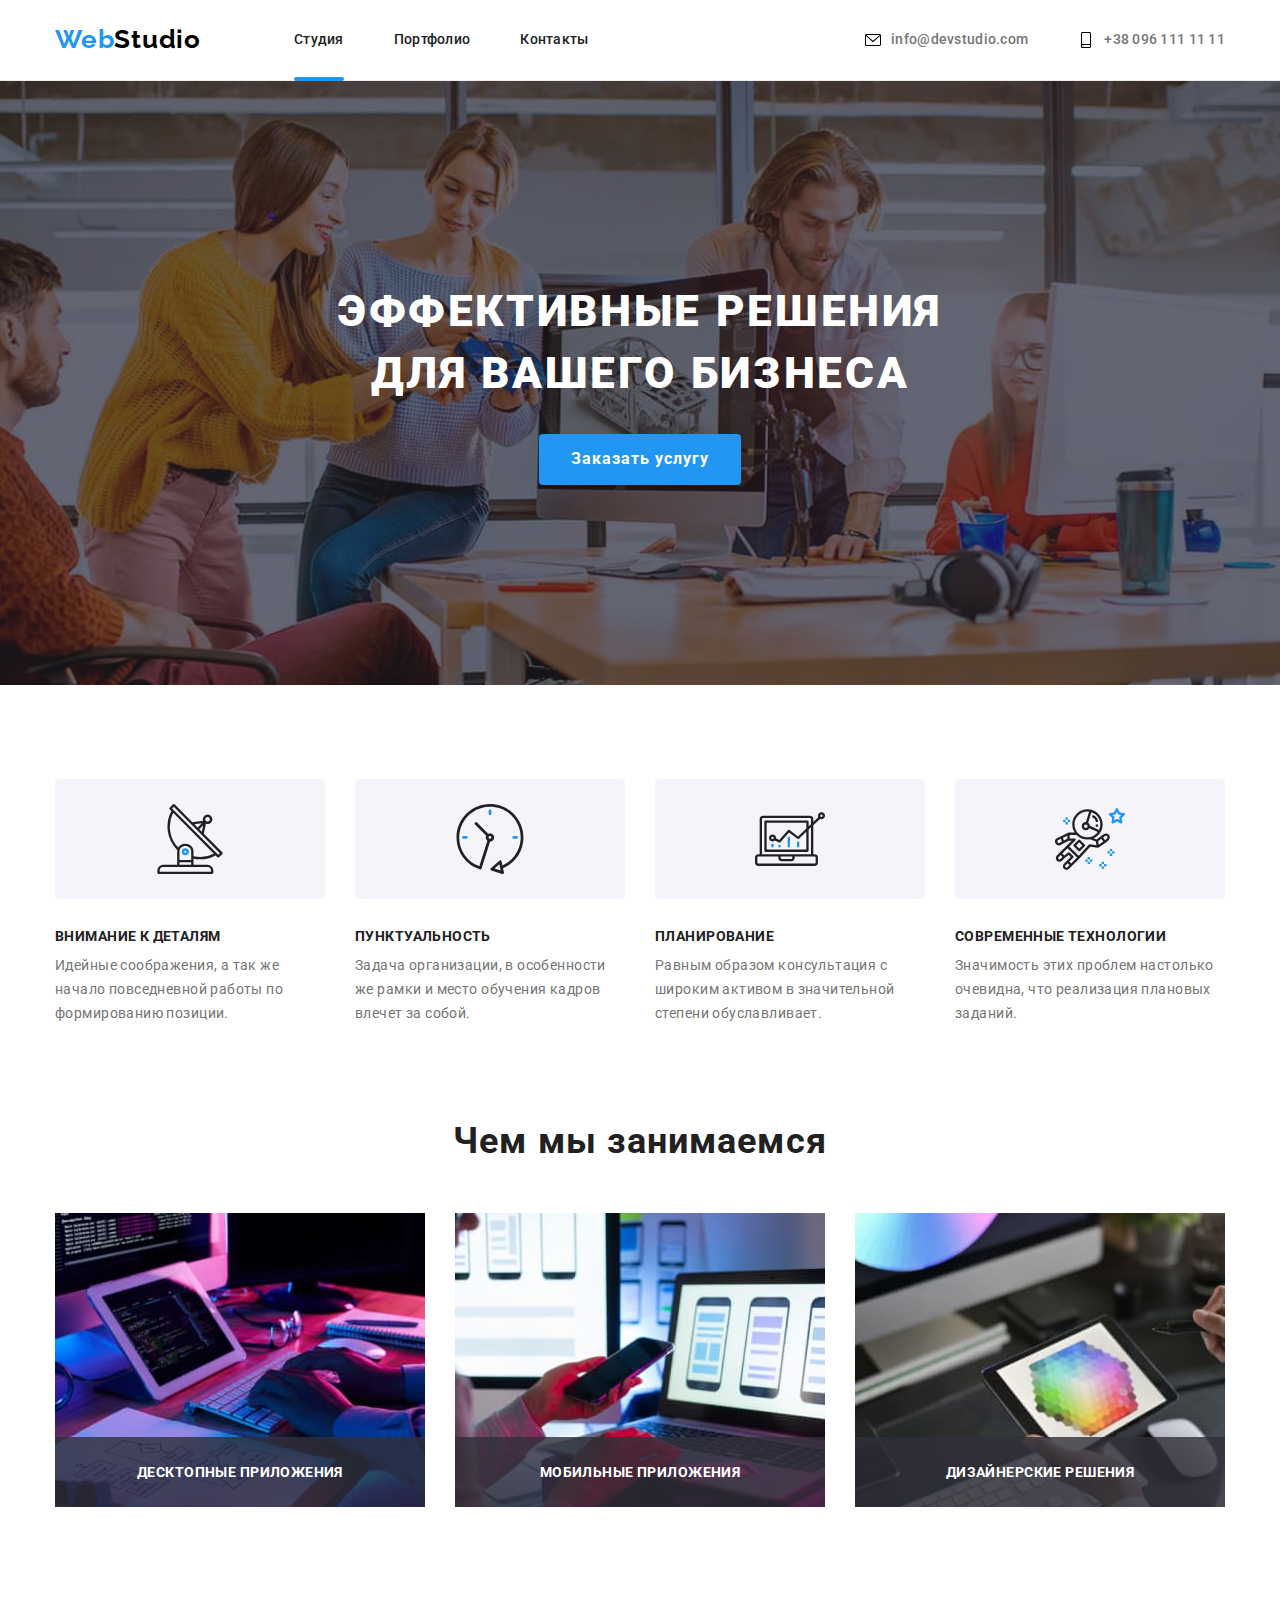
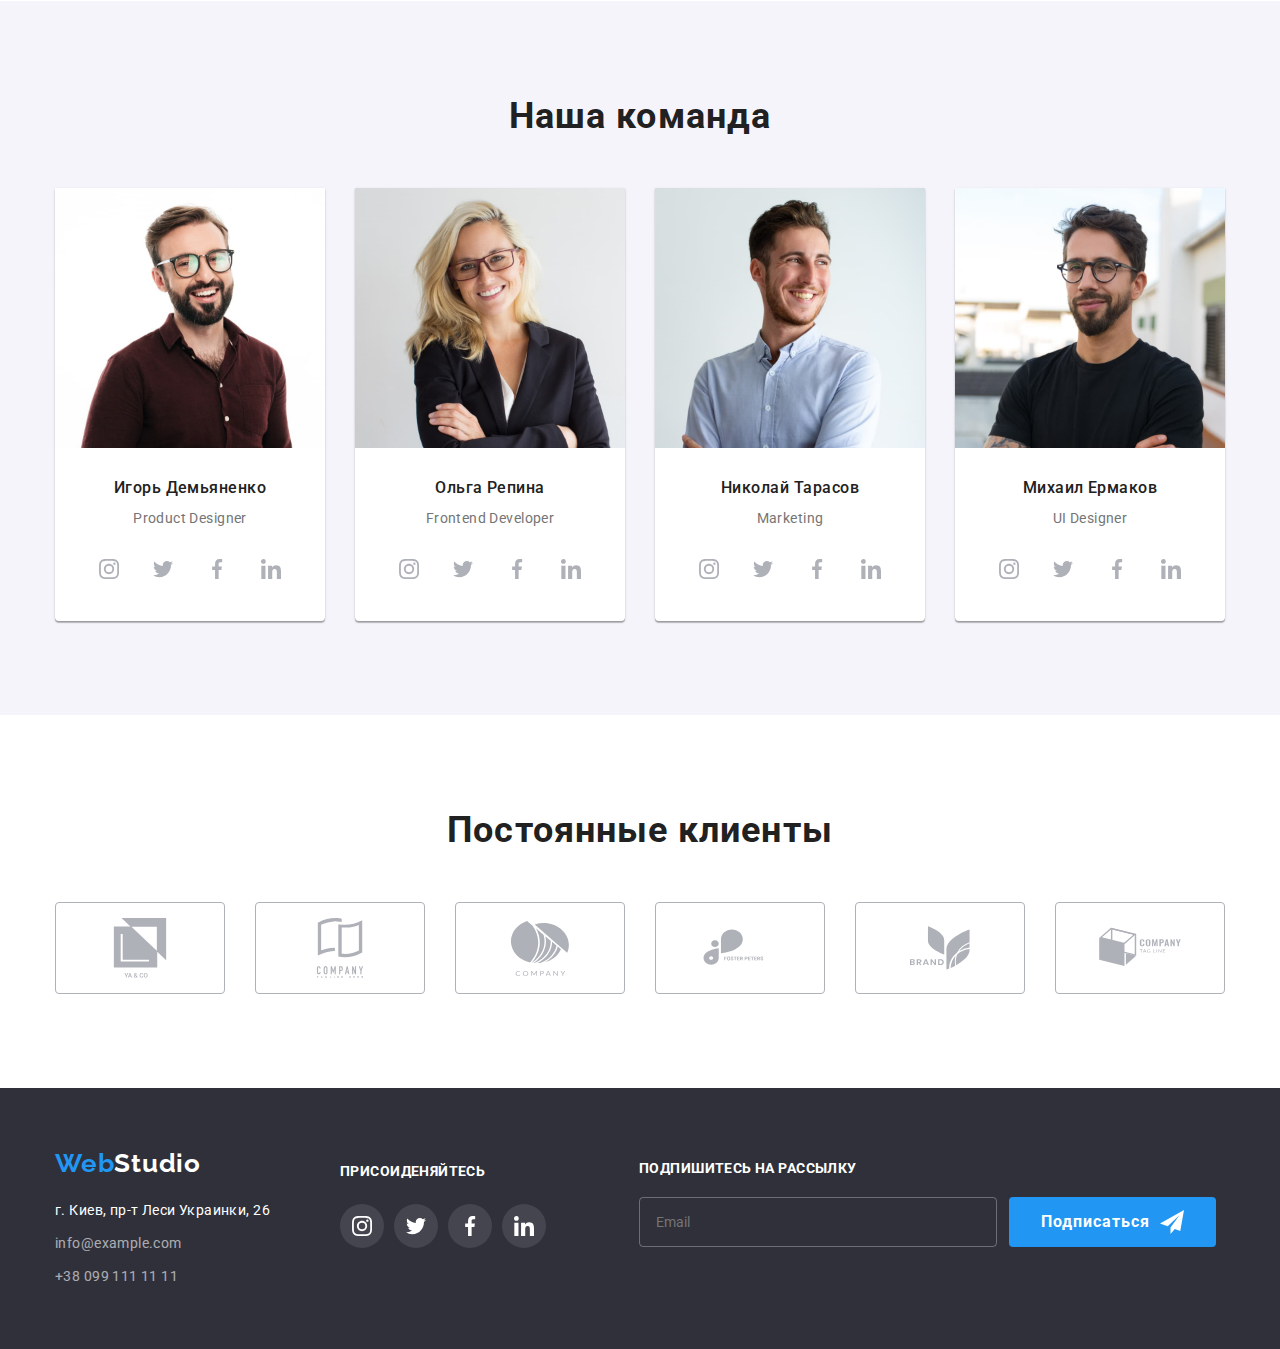
<file: index.html>
<!DOCTYPE html>
<html lang="ru">
  <head>
    <meta charset="UTF-8">
    <title>Студия</title>
    <link rel="stylesheet" href="./css/modern-normalize.css">
    <link rel="preconnect" href="https://fonts.googleapis.com">
<link rel="preconnect" href="https://fonts.gstatic.com" crossorigin>
<link href="https://fonts.googleapis.com/css2?family=Raleway:wght@700&family=Roboto:wght@400;500;700;900&display=swap" rel="stylesheet">
    <link rel="stylesheet" href="./css/styles.css">
  </head>
  <body>
    <!-- Шапка -->
    <header class="header">
      <div class="container">
        <nav class="nav">
          <a class="nav-logo" href="./index.html" lang="en"><span>Web</span>Studio</a>
          <ul class="list">
            <li class="list-item current-page"><a class="nav-link" href="./index.html">Студия</a></li>
            <li class="list-item"><a class="nav-link" href="./portfolio.html">Портфолио</a></li>
            <li class="list-item"><a class="nav-link" href="">Контакты</a></li>
          </ul>
        </nav>
        <ul class="list">
          <li class="header-list-item">
            <a class="contact-link" href="mailto:info@devstudio.com">
              <svg class="contact-icon" width="16" height="16">
                <use href="./images/sprite.svg#icon-envelope">
                </use>
              </svg>
              info@devstudio.com
            </a>
          </li>
          <li class="header-list-item">
            <a class="contact-link" href="tel:+380961111111">
              <svg class="contact-icon" width="16" height="16">
                <use href="./images/sprite.svg#icon-smartphone">
                </use>
              </svg>
              +38 096 111 11 11
            </a>
          </li>
        </ul>
      </div>
    </header>
    
    <!-- Основной контент -->
    <main>
      <!-- Герой -->
      <section class="section hero-section">
        <div class="container">
          <h1 class="hero-section-heading">Эффективные решения для Вашего бизнеса</h1>
          <button class="hero-section-button" type="button" data-modal-open>Заказать услугу</button>
        </div>
        <div class="backdrop is-hidden" data-modal>
          <div class="modal">
            <div class="modal-close" data-modal-close>
              <svg class="close-icon" width="11" height="11">
                <use href="./images/sprite.svg#icon-close"></use>
              </svg>
            </div>
            <form class="hero-form">
              <p class="form-title">Оставьте свои данные, мы вам перезвоним</p>
              <label class="form-label-username">
                Имя
                <span class="icon-container">
                  <input class="form-input" type="text" name="username">
                  <svg class="form-icon" width="18" height="18">
                    <use href="./images/sprite.svg#icon-form-user"></use>
                  </svg>
                </span>
              </label>
              <label class="form-label-tel">
                Телефон
                <span class="icon-container">
                  <input class="form-input" type="tel" name="tel">
                  <svg class="form-icon" width="18" height="18">
                    <use href="./images/sprite.svg#icon-form-tel"></use>
                  </svg>
                </span>
              </label>
              <label class="form-label-email">
                Почта
                <span class="icon-container">
                  <input class="form-input" type="email" name="email">
                  <svg class="form-icon" width="18" height="18">
                    <use href="./images/sprite.svg#icon-form-email"></use>
                  </svg>
                </span>
              </label>
              <label class="form-label-comment">
                Комментарий
                <textarea class="form-textarea-comment" name="comment" placeholder="Введите текст"></textarea>
              </label>
              <input class="form-input-agree visually-hidden" id="check" type="checkbox" name="agree">
              <label class="form-label-agree" for="check">
                &nbspСоглашаюсь с рассылкой и принимаю&nbsp<a class="form-link-agree" href="">Условия договора</a>
              </label>
              <button class="form-button" type="submit">Отправить</button>
            </form>
          </div>
        </div>
      </section>
      
      <!-- Преимущества -->
      <section class="section">
        <div class="container">
          <ul class="advantage-list list">
            <li class="advantage-list-item">
              <div class="advantage-icon-container">
                <svg class="advantage-icon" width="70" height="70">
                  <use href="./images/sprite.svg#icon-antenna">
                  </use>
                </svg>
              </div>
              <h3 class="advantage-heading">Внимание к деталям</h3>
              <p>
                Идейные соображения, а так же начало повседневной работы по формированию позиции.
              </p>
            </li>
            <li class="advantage-list-item">
              <div class="advantage-icon-container">
                <svg class="advantage-icon" width="70" height="70">
                  <use href="./images/sprite.svg#icon-clock">
                  </use>
                </svg>
              </div>
              <h3 class="advantage-heading">Пунктуальность</h3>
              <p>
                Задача организации, в особенности же рамки и место обучения кадров влечет за собой.
              </p>
            </li>
            <li class="advantage-list-item">
              <div class="advantage-icon-container">
                <svg class="advantage-icon" width="70" height="70">
                  <use href="./images/sprite.svg#icon-diagram">
                  </use>
                </svg>
              </div>
              <h3 class="advantage-heading">Планирование</h3>
              <p>
                Равным образом консультация с широким активом в значительной степени обуславливает.
              </p>
            </li>
            <li class="advantage-list-item">
              <div class="advantage-icon-container">
                <svg class="advantage-icon" width="70" height="70">
                  <use href="./images/sprite.svg#icon-astronaut">
                  </use>
                </svg>
              </div>
              <h3 class="advantage-heading">Современные технологии</h3>
              <p>
                Значимость этих проблем настолько очевидна, что реализация плановых заданий.
              </p>
            </li>
          </ul>
        </div>
      </section>
      
      <!-- Чем занимаемся -->
      <section class="section work-section">
        <div class="container">
          <h2 class="work-section-heading">Чем мы занимаемся</h2>
          <ul class="list work-section-list">
            <li class="work-section-item">
              <img src="./images/work-1.jpg" alt="Пишем алгоритмы" width="370" height="294">
              <p class="work-section-text">Десктопные приложения</p>
            </li>
            <li class="work-section-item">
              <img src="./images/work-2.jpg" alt="Адаптируем дизайн" width="370" height="294">
              <p class="work-section-text">Мобильные приложения</p>
            </li>
            <li class="work-section-item">
              <img src="./images/work-3.jpg" alt="Подбираем цвета" width="370" height="294">
              <p class="work-section-text">Дизайнерские решения</p>
            </li>
          </ul>
        </div>
      </section>
      
      <!-- Команда -->
      <section class="section team-section">
        <div class="container">
          <h2 class="team-section-heading">Наша команда</h2>
          <ul class="list">
            <li class="item">
              <img src="./images/human-1.jpg" alt="Игорь Демьяненко" width="270" height="260">
              <h3 class="team-section-item-heading">Игорь Демьяненко</h3>
              <p class="team-role" lang="en">Product Designer</p>
              <ul class="team-social social-list">
                <li class="social-item">
                  <a href="" class="social-link">
                    <svg class="social-icon" width="20" height="20">
                      <use href="./images/sprite.svg#icon-instagram">
                      </use>
                    </svg>
                  </a>
                </li>
                <li class="social-item">
                  <a href="" class="social-link">
                    <svg class="social-icon" width="20" height="20">
                      <use href="./images/sprite.svg#icon-twitter">
                      </use>
                    </svg>
                  </a>
                </li>
                <li class="social-item">
                  <a href="" class="social-link">
                    <svg class="social-icon" width="20" height="20">
                      <use href="./images/sprite.svg#icon-facebook">
                      </use>
                    </svg>
                  </a>
                </li>
                <li class="social-item">
                  <a href="" class="social-link">
                    <svg class="social-icon" width="20" height="20">
                      <use href="./images/sprite.svg#icon-linkedin">
                      </use>
                    </svg>
                  </a>
                </li>
              </ul>
            </li>
            <li class="item">
              <img src="./images/human-2.jpg" alt="Ольга Репина" width="270" height="260">
              <h3 class="team-section-item-heading">Ольга Репина</h3>
              <p class="team-role" lang="en">Frontend Developer</p>
              <ul class="team-social social-list">
                <li class="social-item">
                  <a href="" class="social-link">
                    <svg class="social-icon" width="20" height="20">
                      <use href="./images/sprite.svg#icon-instagram">
                      </use>
                    </svg>
                  </a>
                </li>
                <li class="social-item">
                  <a href="" class="social-link">
                    <svg class="social-icon" width="20" height="20">
                      <use href="./images/sprite.svg#icon-twitter">
                      </use>
                    </svg>
                  </a>
                </li>
                <li class="social-item">
                  <a href="" class="social-link">
                    <svg class="social-icon" width="20" height="20">
                      <use href="./images/sprite.svg#icon-facebook">
                      </use>
                    </svg>
                  </a>
                </li>
                <li class="social-item">
                  <a href="" class="social-link">
                    <svg class="social-icon" width="20" height="20">
                      <use href="./images/sprite.svg#icon-linkedin">
                      </use>
                    </svg>
                  </a>
                </li>
              </ul>
            </li>
            <li class="item">
              <img src="./images/human-3.jpg" alt="Николай Тарасов" width="270" height="260">
              <h3 class="team-section-item-heading">Николай Тарасов</h3>
              <p class="team-role" lang="en">Marketing</p>
              <ul class="team-social social-list">
                <li class="social-item">
                  <a href="" class="social-link">
                    <svg class="social-icon" width="20" height="20">
                      <use href="./images/sprite.svg#icon-instagram">
                      </use>
                    </svg>
                  </a>
                </li>
                <li class="social-item">
                  <a href="" class="social-link">
                    <svg class="social-icon" width="20" height="20">
                      <use href="./images/sprite.svg#icon-twitter">
                      </use>
                    </svg>
                  </a>
                </li>
                <li class="social-item">
                  <a href="" class="social-link">
                    <svg class="social-icon" width="20" height="20">
                      <use href="./images/sprite.svg#icon-facebook">
                      </use>
                    </svg>
                  </a>
                </li>
                <li class="social-item">
                  <a href="" class="social-link">
                    <svg class="social-icon" width="20" height="20">
                      <use href="./images/sprite.svg#icon-linkedin">
                      </use>
                    </svg>
                  </a>
                </li>
              </ul>
            </li>
            <li class="item">
              <img src="./images/human-4.jpg" alt="Михаил Ермаков" width="270" height="260">
              <h3 class="team-section-item-heading">Михаил Ермаков</h3>
              <p class="team-role" lang="en">UI Designer</p>
              <ul class="team-social social-list">
                <li class="social-item">
                  <a href="" class="social-link">
                    <svg class="social-icon" width="20" height="20">
                      <use href="./images/sprite.svg#icon-instagram">
                      </use>
                    </svg>
                  </a>
                </li>
                <li class="social-item">
                  <a href="" class="social-link">
                    <svg class="social-icon" width="20" height="20">
                      <use href="./images/sprite.svg#icon-twitter">
                      </use>
                    </svg>
                  </a>
                </li>
                <li class="social-item">
                  <a href="" class="social-link">
                    <svg class="social-icon" width="20" height="20">
                      <use href="./images/sprite.svg#icon-facebook">
                      </use>
                    </svg>
                  </a>
                </li>
                <li class="social-item">
                  <a href="" class="social-link">
                    <svg class="social-icon" width="20" height="20">
                      <use href="./images/sprite.svg#icon-linkedin">
                      </use>
                    </svg>
                  </a>
                </li>
              </ul>
            </li>
          </ul>
        </div>
      </section>
      
      <!-- Постоянные клиенты -->
      <section class="section">
        <div class="container">
          <h2 class="client-section-heading">Постоянные клиенты</h2>
          <ul class="client-list">
            <li class="client-item">
              <a class="client-link" href="">
                <svg class="client-icon" width="106" height="60">
                  <use href="./images/sprite.svg#icon-logo-1">
                  </use>
                </svg>
              </a>
            </li>
            <li class="client-item">
              <a class="client-link" href="">
                <svg class="client-icon" width="106" height="60">
                  <use href="./images/sprite.svg#icon-logo-2">
                  </use>
                </svg>
              </a>
            </li>
            <li class="client-item">
              <a class="client-link" href="">
                <svg class="client-icon" width="106" height="60">
                  <use href="./images/sprite.svg#icon-logo-3">
                  </use>
                </svg>
              </a>
            </li>
            <li class="client-item">
              <a class="client-link" href="">
                <svg class="client-icon" width="170" height="92">
                  <use href="./images/sprite.svg#icon-logo-4">
                  </use>
                </svg>
              </a>
            </li>
            <li class="client-item">
              <a class="client-link" href="">
                <svg class="client-icon" width="106" height="60">
                  <use href="./images/sprite.svg#icon-logo-5">
                  </use>
                </svg>
              </a>
            </li>
            <li class="client-item">
              <a class="client-link" href="">
                <svg class="client-icon" width="170" height="92">
                  <use href="./images/sprite.svg#icon-logo-6">
                  </use>
                </svg>
              </a>
            </li>
          </ul>
        </div>
      </section>
    </main>
    
    <!-- Подвал -->
    <footer class="footer">
      <div class="container footer-flex">
        <div class="footer-address-container">
          <a class="footer-logo" href="./index.html" lang="en"><span>Web</span>Studio</a>
          <address>
            <p class="footer-address">г. Киев, пр-т Леси Украинки, 26</p>
            <ul class="list">
              <li class="footer-item"><a class="footer-link" href="mailto:info@example.com">info@example.com</a></li>
              <li class="footer-item"><a class="footer-link" href="tel:+380991111111">+38 099 111 11 11</a></li>
            </ul>
          </address>
        </div>
        <div class="footer-social-container">
          <p class="social-text">Присоиденяйтесь</p>
          <ul class="footer-social social-list">
            <li class="social-item">
              <a href="" class="social-link">
                <svg class="social-icon" width="20" height="20">
                  <use href="./images/sprite.svg#icon-instagram">
                  </use>
                </svg>
              </a>
            </li>
            <li class="social-item">
              <a href="" class="social-link">
                <svg class="social-icon" width="20" height="20">
                  <use href="./images/sprite.svg#icon-twitter">
                  </use>
                </svg>
              </a>
            </li>
            <li class="social-item">
              <a href="" class="social-link">
                <svg class="social-icon" width="20" height="20">
                  <use href="./images/sprite.svg#icon-facebook">
                  </use>
                </svg>
              </a>
            </li>
            <li class="social-item">
              <a href="" class="social-link">
                <svg class="social-icon" width="20" height="20">
                  <use href="./images/sprite.svg#icon-linkedin">
                  </use>
                </svg>
              </a>
            </li>
          </ul>
        </div>
        <form class="footer-form">
          <p class="footer-form-title">Подпишитесь на рассылку</p>
          <div class="input-container">
          <input class="footer-input" type="email" name="user-email" placeholder="Email">
          <button class="footer-form-button" type="submit">
            Подписаться
            <svg class="footer-button-icon" width="24" height="24">
            	<use href="./images/sprite.svg#icon-footer-send"></use>
            </svg>
          </button>
          </div>
        </form>
      </div>
    </footer>
    <script src="./js/modal.js"></script>
  </body>
</html>
</file>
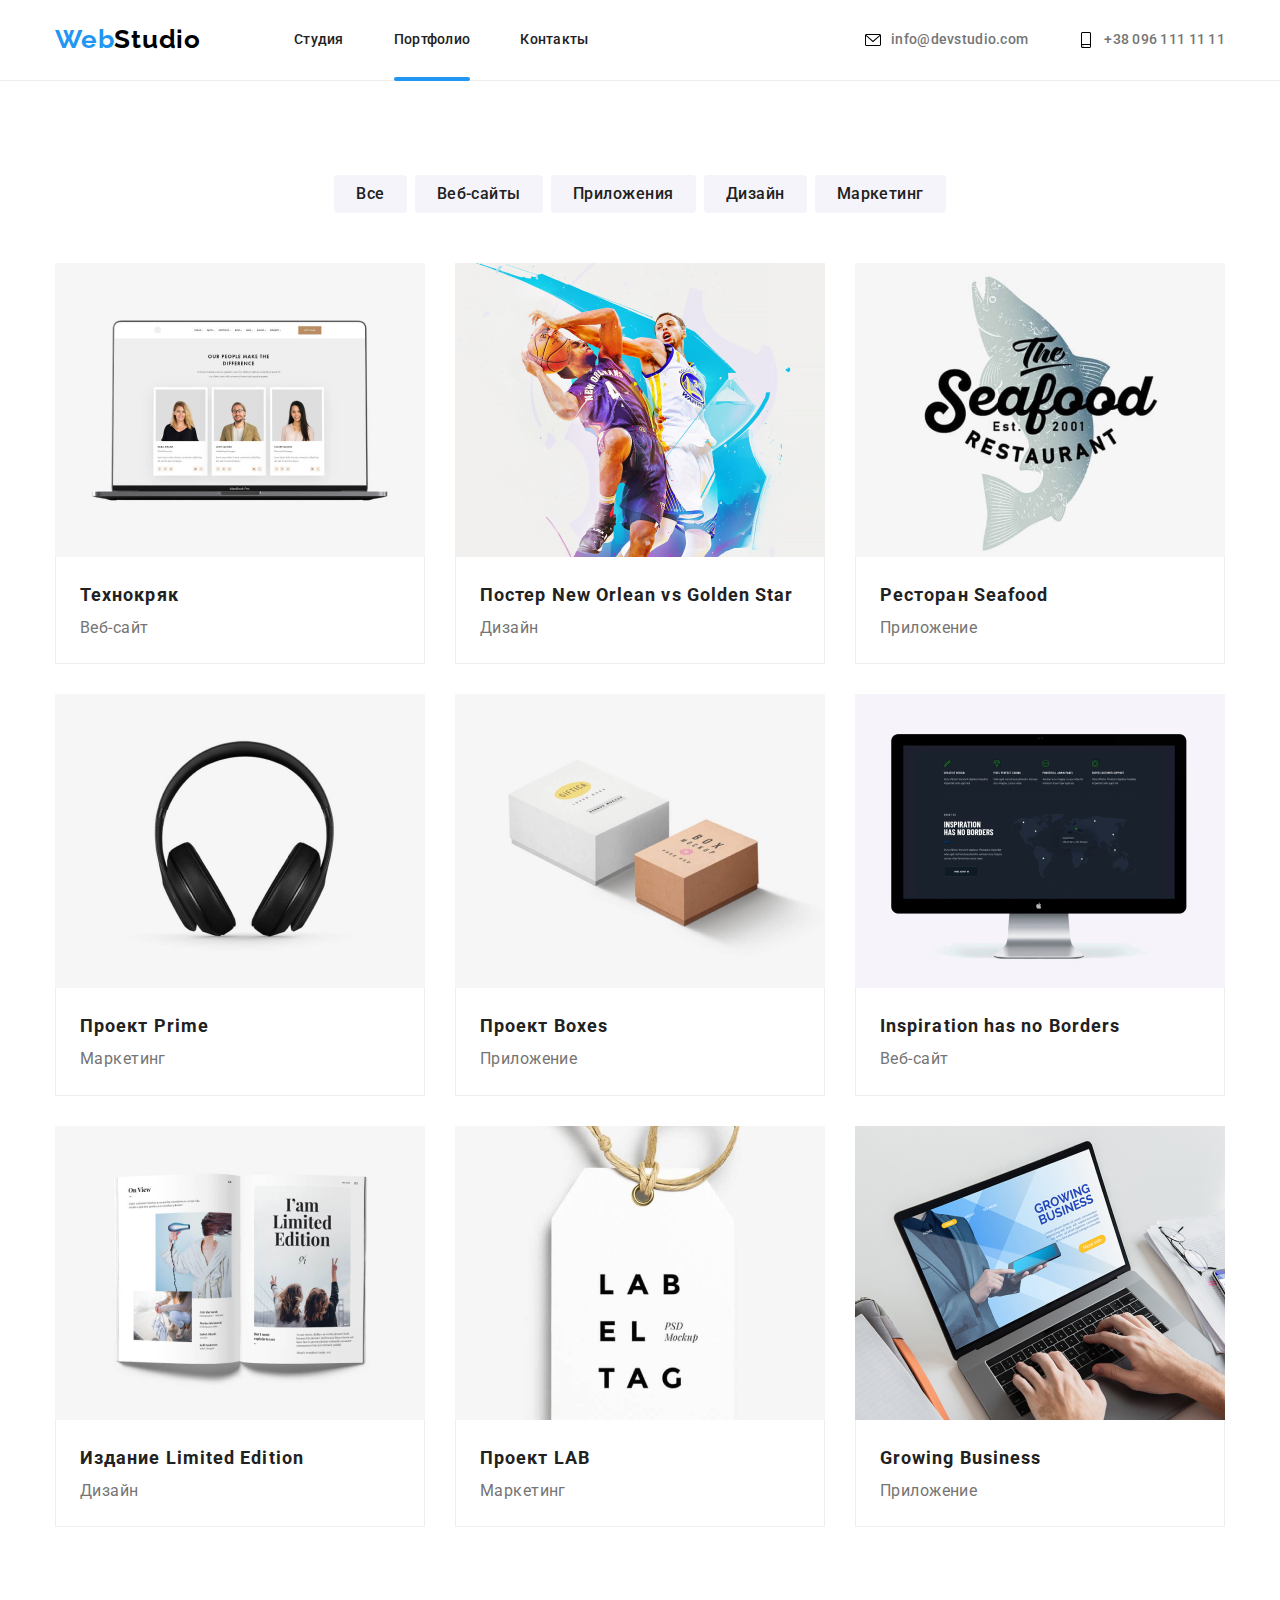
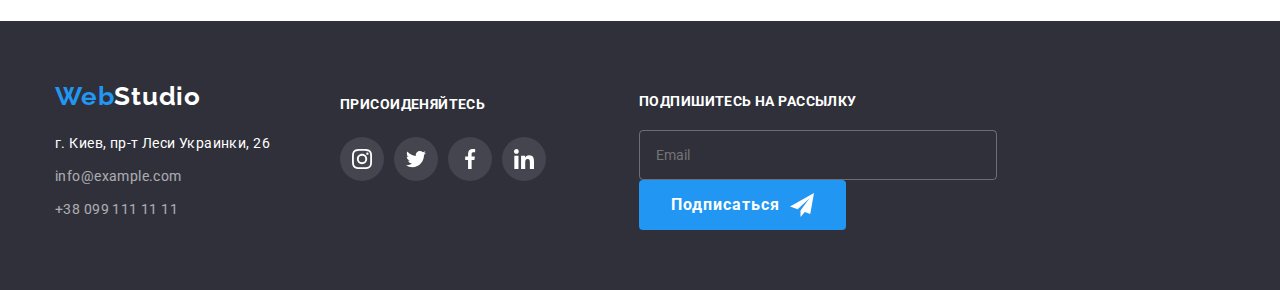
<file: portfolio.html>
<!DOCTYPE html>
<html lang="ru">
  <head>
    <meta charset="UTF-8">
    <meta name="viewport" content="width=device-width, initialscale=1.0">
    <title>Студия</title>
    <link rel="stylesheet" href="./css/modern-normalize.css">
    <link rel="preconnect" href="https://fonts.googleapis.com">
<link rel="preconnect" href="https://fonts.gstatic.com" crossorigin>
<link href="https://fonts.googleapis.com/css2?family=Raleway:wght@700&family=Roboto:wght@400;500;700;900&display=swap" rel="stylesheet">
    <link rel="stylesheet" href="./css/styles.css">
  </head>
  <body>
    <!-- Шапка -->
    <header class="header">
      <div class="container">
        <nav class="nav">
          <a class="nav-logo" href="./index.html" lang="en"><span>Web</span>Studio</a>
          <ul class="list">
            <li class="list-item"><a class="nav-link" href="./index.html">Студия</a></li>
            <li class="list-item current-page"><a class="nav-link" href="./portfolio.html">Портфолио</a></li>
            <li class="list-item"><a class="nav-link" href="">Контакты</a></li>
          </ul>
        </nav>
        <ul class="list">
          <li class="header-list-item">
            <a class="contact-link" href="mailto:info@devstudio.com">
              <svg class="contact-icon" width="16" height="16">
                <use href="./images/sprite.svg#icon-envelope">
                </use>
              </svg>
              info@devstudio.com
            </a>
          </li>
          <li class="header-list-item">
            <a class="contact-link" href="tel:+380961111111">
              <svg class="contact-icon" width="16" height="16">
                <use href="./images/sprite.svg#icon-smartphone">
                </use>
              </svg>
              +38 096 111 11 11
            </a>
          </li>
        </ul>
      </div>
    </header>

    <main>
      <section class="section">
        <div class="container">
          <ul class="list filter-buttons">
            <li class="filter-button"><button class="btn header-color" type="button">Все</button></li>
            <li class="filter-button"><button class="btn header-color" type="button">Веб-сайты</button></li>
            <li class="filter-button"><button class="btn header-color" type="button">Приложения</button></li>
            <li class="filter-button"><button class="btn header-color" type="button">Дизайн</button></li>
            <li class="filter-button"><button class="btn header-color" type="button">Маркетинг</button></li>
          </ul>
          <ul class="project-cards list">
            <li class="project-card">
              <div class="overlay-container">
                <img src="./images/project-01.jpg" alt="Карточки людей на мониторе" width="370" height="294">
                <p class="overlay">
                    Технокряк это современная площадка распространения коронавируса. Компании используют эту платформу для цифрового шпионажа и атак на защищённые сервера конкурентов.
                </p>
              </div>
              <div class="card-description">
                <h2 class="header-color">Технокряк</h2>
                <p>Веб-сайт</p>
              </div>
            </li>
            <li class="project-card">
              <div class="overlay-container">
                <img src="./images/project-02.jpg" alt="Два баскетболиста" width="370" height="294">
                <p class="overlay">
                  Технокряк это современная площадка распространения коронавируса. Компании используют эту платформу для цифрового шпионажа и атак на защищённые сервера конкурентов.
                </p>
              </div>
              <div class="card-description">
                <h2 class="header-color">Постер New Orlean vs Golden Star</h2>
                <p>Дизайн</p>
              </div>
            </li>
            <li class="project-card">
              <div class="overlay-container">
                <img src="./images/project-03.jpg" alt="Рыба" width="370" height="294">
                <p class="overlay">
                  Технокряк это современная площадка распространения коронавируса. Компании используют эту платформу для цифрового шпионажа и атак на защищённые сервера конкурентов.
                </p>
              </div>
              <div class="card-description">
                <h2 class="header-color">Ресторан Seafood</h2>
                <p>Приложение</p>
              </div>
            </li>
            <li class="project-card">
              <div class="overlay-container">
                <img src="./images/project-04.jpg" alt="Наушники" width="370" height="294">
                <p class="overlay">
                  Технокряк это современная площадка распространения коронавируса. Компании используют эту платформу для цифрового шпионажа и атак на защищённые сервера конкурентов.
                </p>
              </div>
              <div class="card-description">
                <h2 class="header-color">Проект Prime</h2>
                <p>Маркетинг</p>
              </div>
            </li>
            <li class="project-card">
              <div class="overlay-container">
                <img src="./images/project-05.jpg" alt="Две коробки" width="370" height="294">
                <p class="overlay">
                  Технокряк это современная площадка распространения коронавируса. Компании используют эту платформу для цифрового шпионажа и атак на защищённые сервера конкурентов.
                </p>
              </div>
              <div class="card-description">
                <h2 class="header-color">Проект Boxes</h2>
                <p>Приложение</p>
              </div>
            </li>
            <li class="project-card">
              <div class="overlay-container">
                <img src="./images/project-06.jpg" alt="Монитор" width="370" height="294">
                <p class="overlay">
                  Технокряк это современная площадка распространения коронавируса. Компании используют эту платформу для цифрового шпионажа и атак на защищённые сервера конкурентов.
                </p>
              </div>
              <div class="card-description">
                <h2 class="header-color">Inspiration has no Borders</h2>
                <p>Веб-сайт</p>
              </div>
            </li>
            <li class="project-card">
              <div class="overlay-container">
                <img src="./images/project-07.jpg" alt="Книга" width="370" height="294">
                <p class="overlay">
                  Технокряк это современная площадка распространения коронавируса. Компании используют эту платформу для цифрового шпионажа и атак на защищённые сервера конкурентов.
                </p>
              </div>
              <div class="card-description">
                <h2 class="header-color">Издание Limited Edition</h2>
                <p>Дизайн</p>
              </div>
            </li>
            <li class="project-card">
              <div class="overlay-container">
                <img src="./images/project-08.jpg" alt="Бирка" width="370" height="294">
                <p class="overlay">
                  Технокряк это современная площадка распространения коронавируса. Компании используют эту платформу для цифрового шпионажа и атак на защищённые сервера конкурентов.
                </p>
              </div>
              <div class="card-description">
                <h2 class="header-color">Проект LAB</h2>
                <p>Маркетинг</p>
              </div>
            </li>
            <li class="project-card">
              <div class="overlay-container">
                <img src="./images/project-09.jpg" alt="Ноутбук" width="370" height="294">
                <p class="overlay">
                  Технокряк это современная площадка распространения коронавируса. Компании используют эту платформу для цифрового шпионажа и атак на защищённые сервера конкурентов.
                </p>
              </div>
              <div class="card-description">
                <h2 class="header-color">Growing Business</h2>
                <p>Приложение</p>
              </div>
            </li>
          </ul>
        </div>
      </section>
    </main>

    <!-- Подвал -->
    <footer class="footer">
      <div class="container footer-flex">
        <div class="footer-address-container">
          <a class="footer-logo" href="./index.html" lang="en"><span>Web</span>Studio</a>
          <address>
            <p class="footer-address">г. Киев, пр-т Леси Украинки, 26</p>
            <ul class="list">
              <li class="footer-item"><a class="footer-link" href="mailto:info@example.com">info@example.com</a></li>
              <li class="footer-item"><a class="footer-link" href="tel:+380991111111">+38 099 111 11 11</a></li>
            </ul>
          </address>
        </div>
        <div class="footer-social-container">
          <p class="social-text">Присоиденяйтесь</p>
          <ul class="footer-social social-list">
            <li class="social-item">
              <a href="" class="social-link">
                <svg class="social-icon" width="20" height="20">
                  <use href="./images/sprite.svg#icon-instagram">
                  </use>
                </svg>
              </a>
            </li>
            <li class="social-item">
              <a href="" class="social-link">
                <svg class="social-icon" width="20" height="20">
                  <use href="./images/sprite.svg#icon-twitter">
                  </use>
                </svg>
              </a>
            </li>
            <li class="social-item">
              <a href="" class="social-link">
                <svg class="social-icon" width="20" height="20">
                  <use href="./images/sprite.svg#icon-facebook">
                  </use>
                </svg>
              </a>
            </li>
            <li class="social-item">
              <a href="" class="social-link">
                <svg class="social-icon" width="20" height="20">
                  <use href="./images/sprite.svg#icon-linkedin">
                  </use>
                </svg>
              </a>
            </li>
          </ul>
        </div>
        <form class="footer-form">
          <p class="footer-form-title">Подпишитесь на рассылку</p>
          <input class="footer-input" type="email" name="user-email" placeholder="Email">
          <button class="footer-form-button" type="submit">
            Подписаться
            <svg class="footer-button-icon" width="24" height="24">
            	<use href="./images/sprite.svg#icon-footer-send"></use>
            </svg>
          </button>
        </form>
      </div>
    </footer>
  </body>
</html>
</file>
<file: css/styles.css>
/* Палитра цветов */
:root {
	--background-color: #ffffff;
	--text-color: #757575;
  --text-secondary-color: #212121;
	--background-secondary-color: #2f303a;
	--selection-color: #2196f3;
}

/* Общие настройки */
body {
  background-color: var(--background-color);
  color: var(--text-color);
  
  font-family: Roboto;
  font-weight: 400;
  font-size: 14px;
  line-height: 1.7;
  letter-spacing: 0.03em;
}

a {
	text-decoration: none;
}

img {
  display: block;
}

button:hover,
button:focus {
  cursor: pointer;
}

.list {
	list-style: none;
}

h1,
h2,
h3,
h4,
h5,
h6,
p,
ul {
  margin: 0;
  padding: 0;
}

.container {
  width: 1200px;
  padding: 0 15px;
  margin: 0 auto;
}

.section {
  padding-top: 94px;
  padding-bottom: 94px;
}

/* Шапка сайта */
.header {
  border-bottom: 1px solid #ececec;
  
  padding-top: 24px;
  padding-bottom: 25px;
  font-weight: 500;
  font-size: 14px;
  line-height: 1.1;
  letter-spacing: 0.02em;
}

.header .container,
.nav,
.nav .list,
.header .container .list {
  display: flex;
  align-items: center;
}

.header .container {
  justify-content: space-between;
}

.header-list-item:not(:first-child) {
  margin-left: 50px;
}

.nav {
  color: var(--text-secondary-color);
}

.nav-logo {
  margin-right: 93px;
  
  color: #000000;
  
  font-family: Raleway;
  font-weight: 700;
  font-size: 26px;
  line-height: 1.2;
  letter-spacing: 0.03em;
}

.nav-logo>span {
  color: var(--selection-color);
}

.nav-link {  
  color: var(--text-secondary-color);
}

.nav .list-item:not(:last-child) {
  margin-right: 50px;
}

.header .container .list {
  justify-content: flex-end;
}

.contact-link {
  display: flex;
  align-items: center;
  
  color: var(--text-color);
}

.contact-icon {
  margin-right: 10px;
  transition-property: fill;
  transition-duration: 250ms;
  transition-timing-function: cubic-bezier(0.4, 0, 0.2, 1);
}

.nav-link,
.contact-link {
  transition-property: color;
  transition-duration: 250ms;
  transition-timing-function: cubic-bezier(0.4, 0, 0.2, 1);
}

.nav-link:hover,
.nav-link:focus,
.contact-link:hover,
.contact-link:focus {
  color: var(--selection-color);
}

.contact-link:hover .contact-icon,
.contact-link:focus .contact-icon {
  fill: var(--selection-color);
}

.current-page {
  position: relative;
  color: var(--selection-color);
}

.current-page::after {
  position: absolute;
  bottom: -34px;
  content: '';
  display: block;
  width: 100%;
  height: 4px;
  border-radius: 2px;
  background-color: var(--selection-color);
}

/* Герой */
.hero-section {
  padding-top: 200px;
  padding-bottom: 200px;
  margin-left: auto;
  margin-right: auto;
  max-width: 1600px;
  
  text-align: center;
  
  background-color: var(--background-secondary-color);
  background-image: linear-gradient(to right, rgba(47, 48, 58, 0.4), rgba(47, 48, 58, 0.4)), url(../images/hero-bg.jpg);
  background-position: center;
  background-repeat: no-repeat;
  background-size: cover;
}

.hero-section-heading {
  margin-bottom: 30px;
  margin-left: auto;
  margin-right: auto;
  width: 696px;
  
  color: #ffffff;
  
  font-weight: 900;
  font-size: 44px;
  line-height: 1.4;
  letter-spacing: 0.06em;
  text-transform: uppercase;
}

.hero-section-button {
  padding: 10px 32px;
  border: none;
  border-radius: 4px;
  
  color: #ffffff;
  background-color: var(--selection-color);
  
  font-family: Roboto;
  font-weight: 700;
  font-size: 16px;
  line-height: 1.9;
  letter-spacing: 0.06em;
}
/*
.hero-section-button:hover,
.hero-section-button:focus {
  background-color: var(--background-color);
  color: var(--selection-color);
}
*/
/* Преимущества */
.advantage-list {
  display: flex;
  justify-content: space-between;
  
  font-size: 14px;
  line-height: 1.7;
}

.advantage-list-item {
  width: 270px;
}

.advantage-heading {
  margin-bottom: 10px;
  
  color: var(--text-secondary-color);
  font-size: 14px;
  font-weight: 700;
  line-height: 1.1;
  letter-spacing: 0.03em;
  text-transform: uppercase;
}

.advantage-icon-container {
  display: flex;
  align-items: center;
  justify-content: center;
  height: 120px;
  margin-bottom: 30px;
  border-radius: 4px;
  
  background-color: #f5f4fa;
}

.advantage-icon {
  display: block;
}

/* Наши занятия */
.work-section {
  padding-top: 0;
}

.work-section-heading,
.team-section-heading,
.client-section-heading {
  margin-bottom: 50px;
  text-align: center;
  
  color: var(--text-secondary-color);
  
  font-weight: 700;
  font-size: 36px;
  line-height: 1.2;
  letter-spacing: 0.03em;
}

.work-section-list {
  display: flex;
  justify-content: space-between;
}

.work-section-item {
  position: relative;
}

.work-section-text {
  position: absolute;
  bottom: 0;
  width: 100%;
  height: 70px;
  text-align: center;
  font-weight: 700;
  line-height: 70px;
  text-transform: uppercase;
  color: var(--background-color);
  background-color: rgba(47, 48, 58, 0.8);
}

/* Наша команда */
.team-section { 
  background-color: #f5f4fa;
  
  text-align: center;
}

.team-section .list {
  display: flex;
  justify-content: space-between;
}

.team-section .item {
  padding-bottom: 30px;
  border-radius: 0px 0px 4px 4px;
  
  background-color: var(--background-color);
  box-shadow: 0px 1px 3px rgba(0, 0, 0, 0.12), 0px 1px 1px rgba(0, 0, 0, 0.14), 0px 2px 1px rgba(0, 0, 0, 0.2);
}

.team-section-item-heading {
  margin-bottom: 10px;
  
  color: var(--text-secondary-color);
  
  font-weight: 500;
  font-size: 16px;
  line-height: 1.2;
  letter-spacing: 0.03em;
}

.team-section img {
  margin-bottom: 30px;
}

.team-role {
  margin-bottom: 16px;
}

.social-list {
  display: flex;
  justify-content: center;
  list-style: none;
}

.social-item {
  width: 44px;
  height: 44px;
}

.social-item:not(:last-child) {
  margin-right: 10px;
}

.social-link {
  width: 100%;
  height: 100%;
  display: flex;
  align-items: center;
  justify-content: center;
  border-radius: 50%;
  
  transition-property: background-color;
  transition-duration: 250ms;
  transition-timing-function: cubic-bezier(0.4, 0, 0.2, 1);
}

.social-icon {
  fill: #afb1b8;
  transition-property: fill;
  transition-duration: 250ms;
  transition-timing-function: cubic-bezier(0.4, 0, 0.2, 1);
}

.social-link:hover,
.social-link:focus {
  background-color: var(--selection-color);
}

.social-link:hover .social-icon,
.social-link:focus .social-icon {
  fill: var(--background-color);
}

/* Постоянные клиенты */
.client-list {
  list-style: none;
  display: flex;
  justify-content: space-between;
}

.client-link {
  display: flex;
  align-items: center;
  justify-content: center;
  width: 170px;
  height: 92px;
  border: 1px solid #afb1b8;
  border-radius: 4px;
  
  transition-property: border-color;
  transition-duration: 250ms;
  transition-timing-function: cubic-bezier(0.4, 0, 0.2, 1);
}

.client-icon {
  fill: #afb1b8;
  
  transition-property: fill;
  transition-duration: 250ms;
  transition-timing-function: cubic-bezier(0.4, 0, 0.2, 1);
}

.client-link:hover,
.client-link:focus {
  border-color: var(--selection-color);
}

.client-link:hover .client-icon,
.client-link:focus .client-icon {
  fill: var(--selection-color);
}

/* Подвал сайта */
.footer {
  padding-top: 60px;
  padding-bottom: 60px;
  
  background-color: var(--background-secondary-color);
}

.footer-logo {
  display: block;
  margin-bottom: 20px;
  
  font-family: Raleway;
  font-weight: 700;
  font-size: 26px;
  line-height: 1.2;
  letter-spacing: 0.03em;
}

.footer-address {
  margin-bottom: 9px;
  
  font-style: normal;
}

.footer-logo,
.footer-address {
  color: #ffffff;
}

.footer-logo>span {
  color: var(--selection-color);
}

.footer-item:first-child {
  margin-bottom: 9px;
}

.footer-link {
  color: #ffffff;
  opacity: 60%;
  
  font-style: normal;
}

.footer-flex {
  display: flex;
}

.social-text {
  margin-bottom: 20px;
  
  font-weight: 700;
  text-transform: uppercase;
  color: #ffffff;
}

.footer-social .social-icon {
  fill: var(--background-color);
}

.footer-social .social-link {
  background-color: rgba(255, 255, 255, 0.1);
  
  transition-property: background-color;
  transition-duration: 250ms;
  transition-timing-function: cubic-bezier(0.4, 0, 0.2, 1);
}

.footer-social .social-link:hover,
.footer-social .social-link:focus{
  background-color: var(--selection-color);
}


.footer-address-container {
  margin-right: 70px;
}

.footer-social-container {
  padding-top: 12px;
  margin-right: 93px;
}

.footer-form {
	padding-top: 12px;
}

.footer-form-title {
	margin-bottom: 20px;
	color: #ffffff;
	font-family: Roboto;
	font-weight: 700;
	font-size: 14px;
	line-height: 1.2;
	letter-spacing: 0.03em;
	text-transform: uppercase;
}

.input-container {
	display: flex;
	align-items: center;
}

.footer-input {
	height: 50px;
	width: 358px;
	border: 1px solid rgba(255, 255, 255, 0.3);
	border-radius: 4px;
	padding-left: 16px;
	margin-right: 12px;
	background-color: transparent;
	color: #ffffff;
}

.footer-form-button {
  display: flex;
  align-items: center;
  padding: 10px 32px;
  border: none;
  border-radius: 4px;
  
  color: #ffffff;
  background-color: var(--selection-color);
  
  font-family: Roboto;
  font-weight: 700;
  font-size: 16px;
  line-height: 1.9;
  letter-spacing: 0.06em;
}

.footer-button-icon {
  margin-left: 10px;
}
/* Цвет заголовков */
.header-color {
  color: var(--text-secondary-color);
}

.btn {
  border: none;
  border-radius: 4px;
  
  background-color: #f5f4fa;
  
  font-family: Roboto;
  font-weight: 500;
  font-size: 16px;
  line-height: 1.6;
  letter-spacing: 0.03em;
  
  transition-property: background-color, color, box-shadow;
  transition-duration: 250ms;
  transition-timing-function: cubic-bezier(0.4, 0, 0.2, 1);
}

.btn:hover,
.btn:focus {
  background-color: var(--selection-color);
  color: #ffffff;
  box-shadow: 0px 3px 1px rgba(0, 0, 0, 0.1), 0px 1px 2px rgba(0, 0, 0, 0.08), 0px 2px 2px rgba(0, 0, 0, 0.12);
}

.project-cards h2 {
  font-weight: bold;
  font-size: 18px;
  line-height: 2;
  letter-spacing: 0.06em;
}

.project-cards p {
  font-size: 16px;
  line-height: 1.9;
}

/* Портфолио - фильтр */
.filter-buttons {
  display: flex;
  justify-content: center;
  margin-bottom: 50px;
}

.filter-button .btn {
  padding: 6px 22px;
}

.filter-button:not(:last-child) {
  margin-right: 8px;
}

/* Карточки проектов */
.project-cards {
  display: flex;
  flex-wrap: wrap;
  margin-left: -30px;
  margin-top: -30px;
}

.project-card {
  margin-left: 30px;
  margin-top: 30px;
  flex-basis: calc((100% - 90px) / 3);
  
  transition-property: box-shadow;
  transition-duration: 250ms;
  transition-timing-function: cubic-bezier(0.4, 0, 0.2, 1);
}

.project-card:hover {
  box-shadow: 0px 1px 1px rgba(0, 0, 0, 0.12), 0px 4px 4px rgba(0, 0, 0, 0.06), 1px 4px 6px rgba(0, 0, 0, 0.16);
}

.project-card:hover .overlay {
  bottom: 0;
}

.card-description {
  border-bottom: 1px solid #eeeeee;
  border-left: 1px solid #eeeeee;
  border-right: 1px solid #eeeeee;
}

.card-description {
  padding: 20px 24px;
}

.overlay-container {
  position: relative;
  overflow: hidden;
}

.overlay {
  position: absolute;
  bottom: -294px;
  display: flex;
  align-items: center;
  padding-left: 24px;
  padding-right: 24px;
  width: 370px;
  height: 294px;
  font-size: 18px;
  line-height: 1.5;
  color: var(--background-color);
  background-color: rgba(33, 150, 243, 0.9);
  
  transition-property: bottom;
  transition-duration: 250ms;
  transition-timing-function: cubic-bezier(0.4, 0, 0.2, 1);
}

/* Модальное окно */
.backdrop {
  position: fixed;
  top: 0;
  left: 0;
  width: 100%;
  height: 100%;
  background-color: rgba(0, 0, 0, 0.2);
  
  transition-property: opacity;
  transition-duration: 250ms;
  transition-timing-function: cubic-bezier(0.4, 0, 0.2, 1);
}

.backdrop.is-hidden {
  opacity: 0;
  pointer-events: none;
  visibility: hidden;
}

.modal {
  position: absolute;
  top: 50%;
  left: 50%;
  transform: translate(-50%, -50%);
  
  width: 528px;
  height: 581px;
  background-color: var(--background-color);
}

.modal-close {
  position: absolute;
  top: 8px;
  right: 8px;
  
  display: flex;
  align-items: center;
  justify-content: center;
  
  width: 30px;
  height: 30px;
  border: 1px solid rgba(0, 0, 0, 0.1);
  border-radius: 50%;
}

.close-icon {
  fill: #000000;
  transition-property: fill;
  transition-duration: 250ms;
  transition-timing-function: cubic-bezier(0.4, 0, 0.2, 1);
}

.modal-close:hover .close-icon,
.modal-close:focus .close-icon {
  fill: var(--selection-color);
  cursor: pointer;
}

/*  Форма */
.hero-form {
	padding: 40px;
}

.form-title {
	font-family: Roboto;
	font-weight: 700;
	font-size: 20px;
	line-height: 1.2;
	color: #212121;
}

.form-label-username,
.form-label-tel,
.form-label-email,
.form-label-comment {
	display: block;
	text-align: left;
  color: var(--text-color);
	font-family: Roboto;
	font-size: 12px;
	font-weight: 400;
	line-height:1.2;
}

.form-input,
.form-textarea-comment {
	width: 100%;
	padding-left: 42px;
	border: 1px solid rgba(33, 33, 33, 0.2);
	border-radius: 4px;
	outline: none;
	transition-property: border-color;
  transition-duration: 250ms;
  transition-timing-function: cubic-bezier(0.4, 0, 0.2, 1);
}

.form-input {
  height: 40px;
  fill: #212121;
}

.form-textarea-comment {
  height: 120px;
  resize: none;
  padding: 12px 16px;
  margin-top: 4px;
}

.form-textarea-comment:placeholder {
	color: rgba(117, 117, 117, 0.5);
	font-family: Roboto;
	font-weight: 400;
	font-size: 12px;
	line-height: 1.2;
}

.form-label-comment {
	margin-bottom: 20px;
}

.form-input:focus,
.form-textarea-comment:focus {
	border-color: var(--selection-color);
	outline: none;
}

.form-input:focus + .form-icon {
	fill: var(--selection-color);
}

.icon-container {
	position: relative;
	display: block;
  margin-top: 4px;
  margin-bottom: 10px;
}

.form-icon {
	position: absolute;
	left: 12px;
	top: 50%;
	transform: translateY(-50%);
	transition-property: fill;
  transition-duration: 250ms;
  transition-timing-function: cubic-bezier(0.4, 0, 0.2, 1);
}

.form-label-agree {
	display: flex;
	align-items: center;
	justify-content: center;
	margin-bottom: 30px;
}

.form-label-agree::before {
	display: block;
	content: '';
	width: 16px;
	height: 15px;
	border: 1px solid #212121;
	cursor: pointer;
	margin-right: 8px;
	transition-property: border-color, background-color, background-image;
  transition-duration: 250ms;
  transition-timing-function: cubic-bezier(0.4, 0, 0.2, 1);
}

.form-input-agree:focus + .form-label-agree:before {
	border-color: var(--selection-color);
}

.form-input-agree:checked + .form-label-agree:before {
	background-color: var(--selection-color);
	background-image: url(../images/check.svg);
    background-repeat: no-repeat;
    background-position: center;
}

.form-button {
  padding: 10px 32px;
  border: none;
  border-radius: 4px;
  min-width: 200px;
  
  color: #ffffff;
  background-color: var(--selection-color);
  
  font-family: Roboto;
  font-weight: 700;
  font-size: 16px;
  line-height: 1.9;
  letter-spacing: 0.06em;
}

.form-link-agree {
	color: var(--selection-color);
	text-decoration: underline;
}

.visually-hidden {
	position: absolute;
	white-space: nowrap;
	width: 1px;
	height: 1px;
	overflow: hidden;
	padding: 0;
	border: 0;
	clip: rect(0 0 0 0);
	clip-path: inset(50%);
	margin: -1px;
}
</file>
